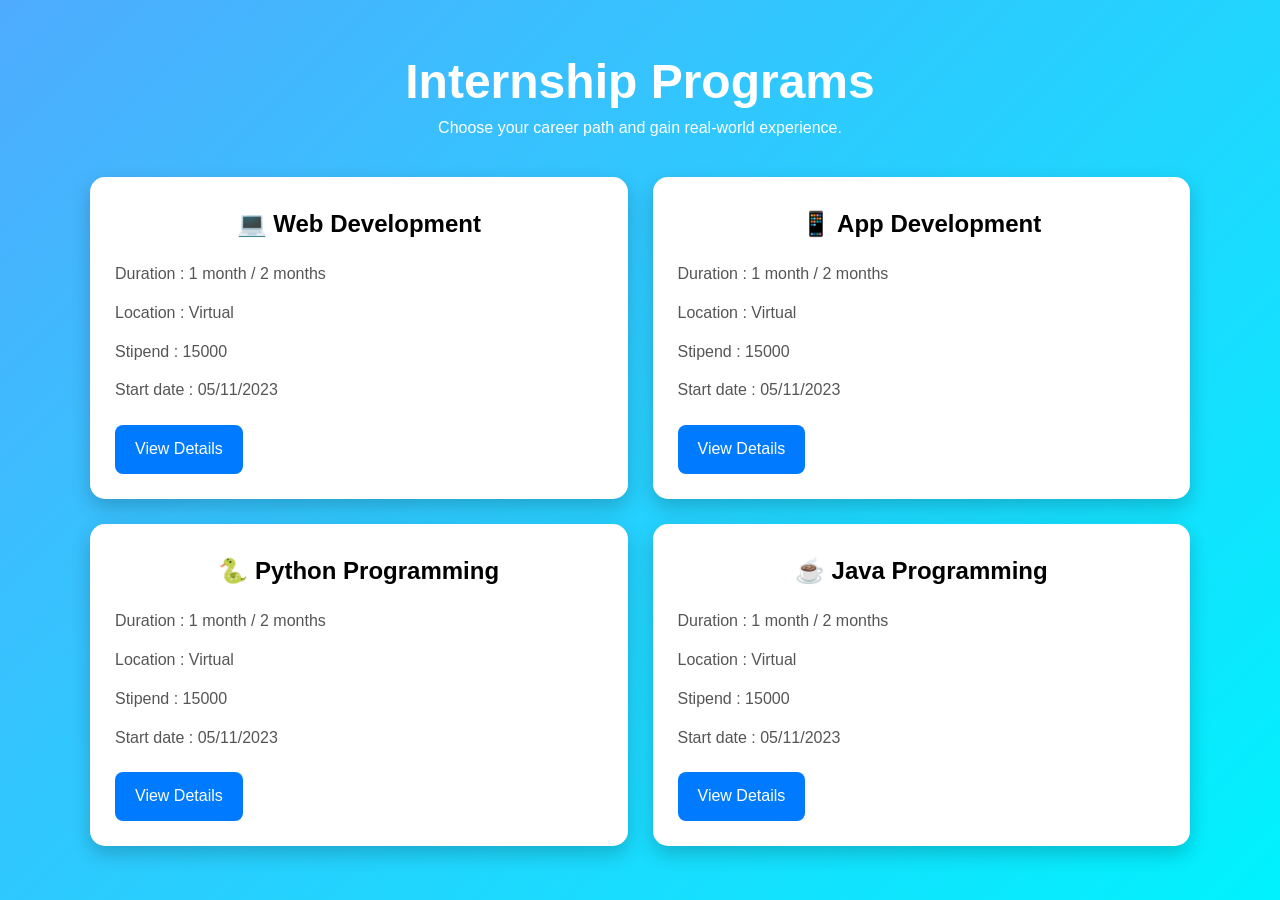
<file: index.html>
<!DOCTYPE html>
<html lang="en">
<head>
    <meta charset="UTF-8">
    <meta name="viewport" content="width=device-width, initial-scale=1.0">
    <title>Internship Programs</title>
    <link rel="stylesheet" href="style.css">
</head>
<body>
    <div class="container">

        <h1>Internship Programs</h1>

        <p class="subtitle">Choose your career path and gain real-world experience.</p>

        <div class="cards">

            <div class="card">
                <h2>💻 Web Development</h2>

                <ul>
                    <li>Duration : 1 month / 2 months</li>
                    <li>Location : Virtual</li>
                    <li>Stipend : 15000</li>
                    <li>Start date : 05/11/2023</li>
                </ul>
                <a href="https://developer.mozilla.org/en-US/docs/Learn_web_development" class="btn" target="_blank">View Details</a>

            </div>

            <div class="card">
                <h2>📱 App Development</h2>
                
                <ul>
                    <li>Duration : 1 month / 2 months</li>
                    <li>Location : Virtual</li>
                    <li>Stipend : 15000</li>
                    <li>Start date : 05/11/2023</li>
                </ul>

                <a href="https://developer.android.com" class="btn" target="_blank">View Details</a>

            </div>

            <div class="card">
                <h2>🐍 Python Programming</h2>
                
                <ul>
                    <li>Duration : 1 month / 2 months</li>
                    <li>Location : Virtual</li>
                    <li>Stipend : 15000</li>
                    <li>Start date : 05/11/2023</li>
                </ul>

                <a href="https://www.python.org" class="btn" target="_blank">View Details</a>
    
            </div>

            <div class="card">
                <h2>☕ Java Programming</h2>
                
                <ul>
                    <li>Duration : 1 month / 2 months</li>
                    <li>Location : Virtual</li>
                    <li>Stipend : 15000</li>
                    <li>Start date : 05/11/2023</li>
                </ul>

               <a href="https://www.oracle.com/java/" class="btn" target="_blank">View Details</a>

            </div>

        </div>
    </div>
</body>
</html>
</file>
<file: style.css>
* {
    margin: 0;
    padding: 0;
    box-sizing: border-box;
    font-family: Arial, Helvetica, sans-serif;
}

body {
    background: linear-gradient(135deg,#4facfe,#00f2fe);
    min-height: 100vh;
    display: flex;
    justify-content: center;
    align-items: center;
    padding: 40px;
}

.container {
    max-width: 1100px;
    width: 100%;
    text-align: center;
}

h1 {
    color: white;
    font-size: 3rem;
    margin-bottom: 10px;
}

.subtitle {
    color: white;
    margin-bottom: 40px;
}

.cards {
   display: grid;
   grid-template-columns: repeat(2,1fr);
   gap: 25px;
}

.card {
    background-color: white;
    padding: 25px;
    border-radius: 15px;
    box-shadow: 0 8px 20px rgba(0, 0, 0, 0.2);
    transition: 0.3s;
    line-height: 1.8;
    text-align: left;
}

.card h2 {
    text-align: center;
    margin-bottom: 15px;
}

.card:hover {
    transform: translateY(-8px);
    transition: 0.5s;
}

.card ul {
    list-style: none;
    text-align: left;
    margin-bottom: 20px;
}

.card ul li {
    margin: 10px 0;
    color: #555;
}

.btn{
    display: inline-block;
    text-decoration: none;
    background : #007bff;
    color: white;
    padding: 10px 20px;
    border-radius: 8px;
    transition: all 0.3s ease;
}

.btn:hover {
    background: #0056b3;
    transform: scale(1.05);
}

@media (max-width: 768px) {
    .cards {
        grid-template-columns: 1fr;
    }

    h1 {
        font-size: 2rem;
    }

    .container {
        padding: 10px;
    }
}
</file>
<file: ASSIGNMENT3/style.css>
* {
    margin: 0;
    padding: 0;
    box-sizing: border-box;
    font-family: Arial, Helvetica, sans-serif;
}

body {
    background: linear-gradient(135deg,#4facfe,#00f2fe);
    min-height: 100vh;
    display: flex;
    justify-content: center;
    align-items: center;
    padding: 40px;
}

.container {
    max-width: 1100px;
    width: 100%;
    text-align: center;
}

h1 {
    color: white;
    font-size: 3rem;
    margin-bottom: 10px;
}

.subtitle {
    color: white;
    margin-bottom: 40px;
}

.cards {
   display: grid;
   grid-template-columns: repeat(2,1fr);
   gap: 25px;
}

.card {
    background-color: white;
    padding: 25px;
    border-radius: 15px;
    box-shadow: 0 8px 20px rgba(0, 0, 0, 0.2);
    transition: 0.3s;
    line-height: 1.8;
    text-align: left;
}

.card h2 {
    text-align: center;
    margin-bottom: 15px;
}

.card:hover {
    transform: translateY(-8px);
    transition: 0.5s;
}

.card ul {
    list-style: none;
    text-align: left;
    margin-bottom: 20px;
}

.card ul li {
    margin: 10px 0;
    color: #555;
}

.btn{
    display: inline-block;
    text-decoration: none;
    background : #007bff;
    color: white;
    padding: 10px 20px;
    border-radius: 8px;
    transition: all 0.3s ease;
}

.btn:hover {
    background: #0056b3;
    transform: scale(1.05);
}

@media (max-width: 768px) {
    .cards {
        grid-template-columns: 1fr;
    }

    h1 {
        font-size: 2rem;
    }

    .container {
        padding: 10px;
    }
}
</file>
